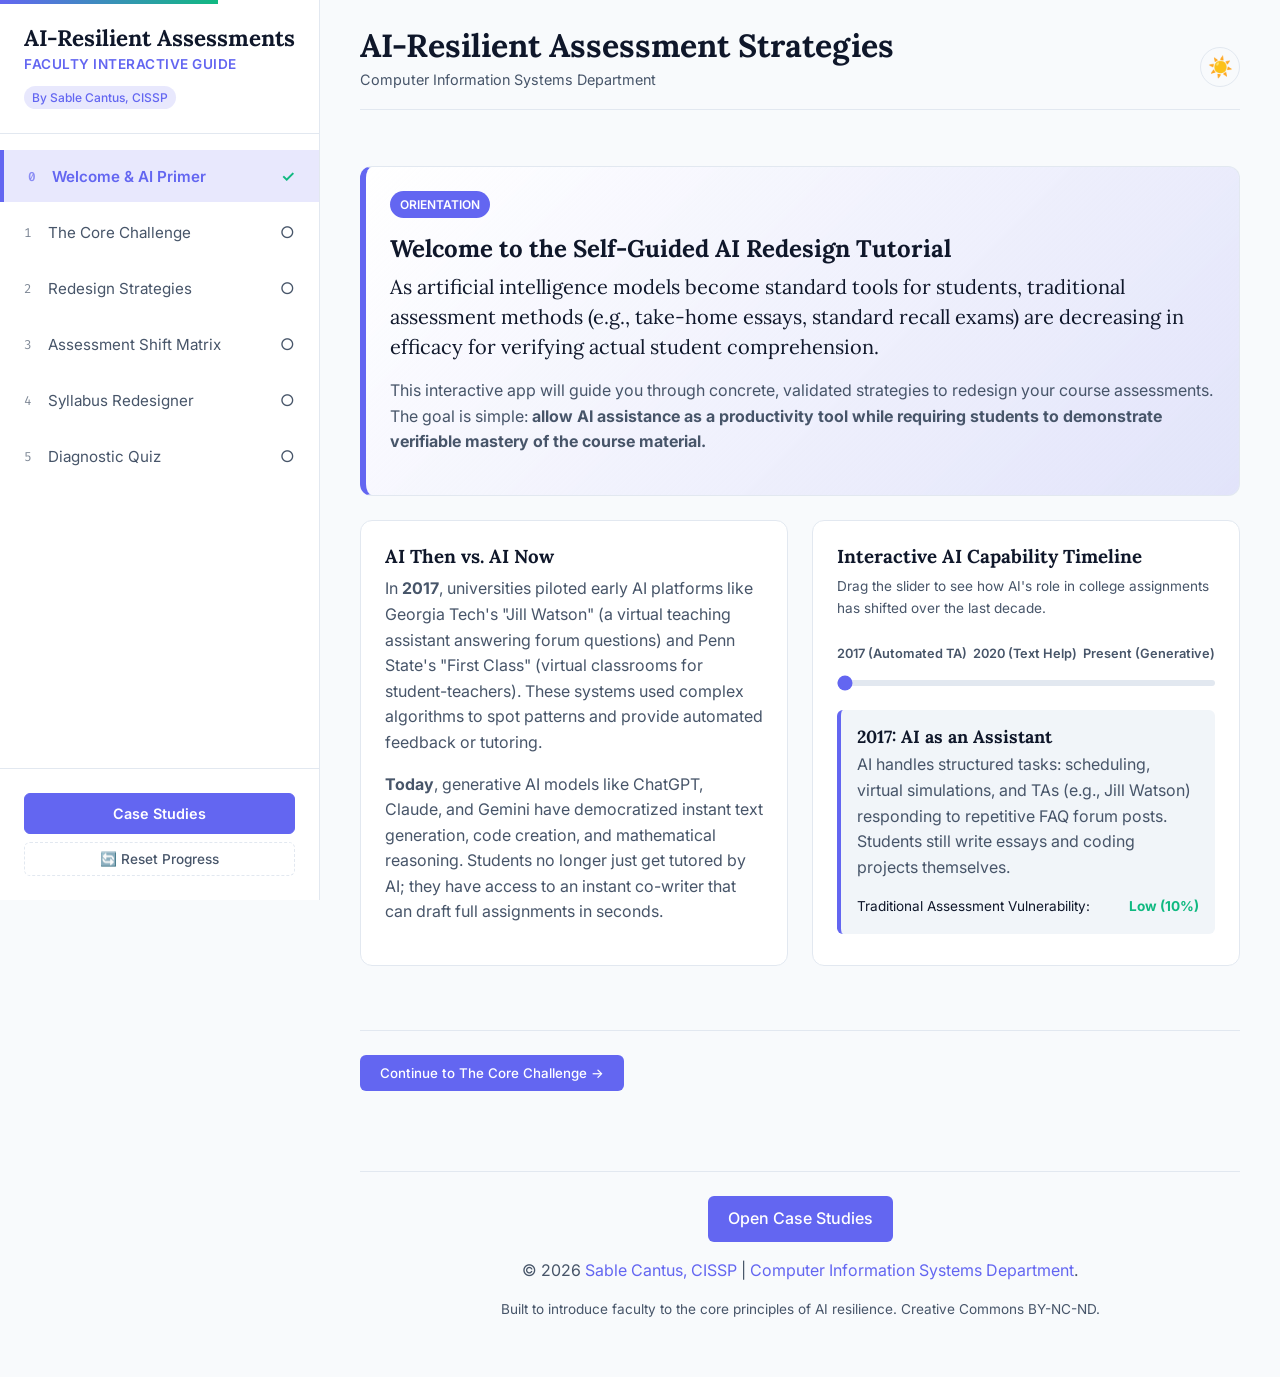
<file: index.html>
<!DOCTYPE html>
<html lang="en" data-theme="light">
<head>
    <meta charset="UTF-8">
    <meta name="viewport" content="width=device-width, initial-scale=1.0">
    <meta name="color-scheme" content="light dark">
    <title>AI-Resilient Assessments: A Faculty Guide</title>
    <meta name="description" content="An interactive, self-guided tutorial for university faculty to redesign course assessments for the AI era.">
    
    <!-- Google Fonts: Lora (Headings), Inter (Body), Fira Code (Monospace) -->
    <link rel="preconnect" href="https://fonts.googleapis.com">
    <link rel="preconnect" href="https://fonts.gstatic.com" crossorigin>
    <link href="https://fonts.googleapis.com/css2?family=Fira+Code:wght@400;500;600&family=Inter:wght@300;400;500;600;700&family=Lora:ital,wght@0,400..700;1,400..700&display=swap" rel="stylesheet">
    
    <!-- CSS Stylesheet -->
    <link rel="stylesheet" href="style.css?v=case-studies-3">
</head>
<body>
    <!-- Top Progress Scroll Bar -->
    <div id="progress-bar-container">
        <div id="progress-bar"></div>
    </div>

    <!-- App Container -->
    <div class="app-layout">
        <!-- Sidebar Navigation -->
        <aside class="sidebar" id="sidebar">
            <div class="sidebar-header">
                <h2>AI-Resilient Assessments</h2>
                <p class="subtitle">Faculty Interactive Guide</p>
                <div class="author-tag">By <a href="https://www.cantus.us/msac" target="_blank" rel="noopener noreferrer">Sable Cantus, CISSP</a></div>
            </div>
            
            <nav class="sidebar-nav">
                <ul>
                    <li>
                        <button class="nav-item active" data-target="welcome-section" id="nav-welcome">
                            <span class="num">0</span>
                            <span class="text">Welcome & AI Primer</span>
                            <span class="status-icon">✓</span>
                        </button>
                    </li>
                    <li>
                        <button class="nav-item" data-target="challenge-section" id="nav-challenge">
                            <span class="num">1</span>
                            <span class="text">The Core Challenge</span>
                            <span class="status-icon">○</span>
                        </button>
                    </li>
                    <li>
                        <button class="nav-item" data-target="strategy-section" id="nav-strategies">
                            <span class="num">2</span>
                            <span class="text">Redesign Strategies</span>
                            <span class="status-icon">○</span>
                        </button>
                    </li>
                    <li>
                        <button class="nav-item" data-target="matrix-section" id="nav-matrix">
                            <span class="num">3</span>
                            <span class="text">Assessment Shift Matrix</span>
                            <span class="status-icon">○</span>
                        </button>
                    </li>
                    <li>
                        <button class="nav-item" data-target="redesigner-section" id="nav-redesigner">
                            <span class="num">4</span>
                            <span class="text">Syllabus Redesigner</span>
                            <span class="status-icon">○</span>
                        </button>
                    </li>
                    <li>
                        <button class="nav-item" data-target="quiz-section" id="nav-quiz">
                            <span class="num">5</span>
                            <span class="text">Diagnostic Quiz</span>
                            <span class="status-icon">○</span>
                        </button>
                    </li>
                </ul>
            </nav>

            <div class="sidebar-footer">
                <a class="sidebar-case-link" href="case-studies.html">
                    Case Studies
                </a>
                <button id="reset-progress" class="reset-progress-btn" aria-label="Reset all progress checkmarks">
                    🔄 Reset Progress
                </button>
            </div>
        </aside>

        <!-- Main Content Area -->
        <main class="main-content" id="main-content">
            <!-- HEADER -->
            <header class="content-header">
                <button id="menu-toggle" class="menu-toggle-btn" aria-label="Toggle navigation menu">☰</button>
                <div class="header-title-wrapper">
                    <h1>AI-Resilient Assessment Strategies</h1>
                    <p class="header-subtitle">Computer Information Systems Department</p>
                </div>
                <button id="theme-toggle" class="theme-toggle-icon-btn" aria-label="Toggle dark mode">
                    <span class="light-icon">☀️</span>
                    <span class="dark-icon">🌙</span>
                </button>
            </header>

            <!-- WELCOME & AI PRIMER SECTION -->
            <section id="welcome-section" class="content-section active">
                <div class="card hero-card">
                    <span class="badge">Orientation</span>
                    <h2>Welcome to the Self-Guided AI Redesign Tutorial</h2>
                    <p class="lead">
                        As artificial intelligence models become standard tools for students, traditional assessment methods (e.g., take-home essays, standard recall exams) are decreasing in efficacy for verifying actual student comprehension. 
                    </p>
                    <p>
                        This interactive app will guide you through concrete, validated strategies to redesign your course assessments. The goal is simple: <strong>allow AI assistance as a productivity tool while requiring students to demonstrate verifiable mastery of the course material.</strong>
                    </p>
                </div>

                <div class="grid-2col">
                    <!-- Historical Context Card -->
                    <div class="card">
                        <h3>AI Then vs. AI Now</h3>
                        <p>
                            In <strong>2017</strong>, universities piloted early AI platforms like Georgia Tech's "Jill Watson" (a virtual teaching assistant answering forum questions) and Penn State's "First Class" (virtual classrooms for student-teachers). These systems used complex algorithms to spot patterns and provide automated feedback or tutoring.
                        </p>
                        <p>
                            <strong>Today</strong>, generative AI models like ChatGPT, Claude, and Gemini have democratized instant text generation, code creation, and mathematical reasoning. Students no longer just get tutored by AI; they have access to an instant co-writer that can draft full assignments in seconds.
                        </p>
                    </div>

                    <!-- AI Evolution Slider Card -->
                    <div class="card">
                        <h3>Interactive AI Capability Timeline</h3>
                        <p class="small-text">Drag the slider to see how AI's role in college assignments has shifted over the last decade.</p>
                        
                        <div class="slider-widget">
                            <div class="slider-labels">
                                <span>2017 (Automated TA)</span>
                                <span>2020 (Text Help)</span>
                                <span>Present (Generative)</span>
                            </div>
                            <input type="range" id="ai-timeline-slider" min="1" max="3" value="1" step="1" aria-label="AI capability timeline">
                            
                            <div id="timeline-display" class="timeline-box">
                                <h4 id="timeline-year">2017: AI as an Assistant</h4>
                                <p id="timeline-desc">AI handles structured tasks: scheduling, virtual simulations, and TAs (e.g., Jill Watson) responding to repetitive FAQ forum posts. Students still write essays and coding projects themselves.</p>
                                <div class="resilience-indicator">
                                    <span>Traditional Assessment Vulnerability:</span>
                                    <strong class="vuln-low" id="timeline-vuln">Low (10%)</strong>
                                </div>
                            </div>
                        </div>
                    </div>
                </div>
                
                <div class="section-actions">
                    <button class="btn btn-primary next-section-btn" data-next="challenge-section">Continue to The Core Challenge →</button>
                </div>
            </section>

            <!-- THE CORE CHALLENGE SECTION -->
            <section id="challenge-section" class="content-section">
                <div class="card border-highlight warning">
                    <h2>The Core Challenge</h2>
                    <p class="lead">
                        Why can't we just use AI detectors, or keep assignments the same? Let's unpack the reality of the situation.
                    </p>
                </div>

                <div class="grid-2col">
                    <div class="card">
                        <h3>The Flaw of AI Detection</h3>
                        <blockquote>
                            "Attempting to use AI-detection software is statistically unreliable and frequently results in false positives."
                        </blockquote>
                        <p>
                            AI detectors look for mathematical patterns in text. However, they are easily bypassed by paraphrasing tools, minor manual edits, or prompting techniques. Crucially, they introduce a high risk of false accusations, particularly for English Second Language (ESL) students whose writing styles are often flagged as "robotic".
                        </p>
                        <div class="alert alert-danger">
                            <strong>Important:</strong> AI detection software is not a viable defense strategy. Redesigning the assessment architecture is the only statistically reliable path forward.
                        </div>
                    </div>

                    <div class="card">
                        <h3>Assessment Vulnerability Analyzer</h3>
                        <p class="small-text">Select a traditional assignment type and modify its parameters to see how vulnerable it is to AI bypass, and what elements lower that vulnerability.</p>
                        
                        <div class="interactive-tool">
                            <label for="vuln-assignment-select"><strong>Assignment Type:</strong></label>
                            <select id="vuln-assignment-select">
                                <option value="essay">Take-Home Essay (e.g., 5 pages on historical event)</option>
                                <option value="exam">Multiple-Choice / Recall Exam (Online, open-web)</option>
                                <option value="lit">Literature Review (Summarizing 5 papers)</option>
                                <option value="code">Coding Project (Write a script in Python)</option>
                            </select>

                            <div class="checkbox-group">
                                <p><strong>Redesign Parameters (Add these elements):</strong></p>
                                <label class="checkbox-container">
                                    <input type="checkbox" id="param-logs"> Require Prompt Engineering Logs
                                </label>
                                <label class="checkbox-container">
                                    <input type="checkbox" id="param-oral"> Add a 5-min Oral Defense / Viva
                                </label>
                                <label class="checkbox-container">
                                    <input type="checkbox" id="param-local"> Require Local / Class-Specific Data
                                </label>
                            </div>

                            <div class="vuln-meter-wrapper">
                                <div class="meter-label">AI Vulnerability Score:</div>
                                <div class="meter-bg">
                                    <div id="vuln-meter-bar" style="width: 95%;"></div>
                                </div>
                                <div id="vuln-meter-text">95% (Highly Vulnerable)</div>
                            </div>
                            
                            <p id="vuln-analysis-feedback" class="small-text text-muted">A standard take-home essay can be written by ChatGPT in 30 seconds. Without a process log or oral defense, there is no way to verify the student's own cognitive input.</p>
                        </div>
                    </div>
                </div>

                <div class="section-actions">
                    <button class="btn btn-secondary prev-section-btn" data-prev="welcome-section">← Back</button>
                    <button class="btn btn-primary next-section-btn" data-next="strategy-section">Explore Redesign Strategies →</button>
                </div>
            </section>

            <!-- STRATEGY WALKTHROUGH SECTION -->
            <section id="strategy-section" class="content-section">
                <div class="card">
                    <h2>The Four Pillars of AI-Resilient Redesign</h2>
                    <p class="lead">
                        Instead of banning AI, we structure assignments so that AI can be used as a productivity aid, but the student's grade depends on elements AI cannot automate.
                    </p>
                </div>

                <!-- Strategy Tabs -->
                <div class="tab-container">
                    <div class="tab-headers">
                        <button class="tab-btn active" data-tab="strat1">1. Process-Based</button>
                        <button class="tab-btn" data-tab="strat2">2. Verbal Defense</button>
                        <button class="tab-btn" data-tab="strat3">3. Human-in-the-Loop</button>
                        <button class="tab-btn" data-tab="strat4">4. Hyper-Local</button>
                    </div>

                    <div class="tab-content active" id="strat1">
                        <div class="grid-2col">
                            <div>
                                <span class="badge badge-primary">Strategy 1</span>
                                <h3>Process-Based Assessment ("Paper Trail")</h3>
                                <p>Shifting the grading focus from the final product to the methodological workflow ensures students engage deeply with the material during the drafting phase.</p>
                                <ul>
                                    <li><strong>Prompt Engineering Logs:</strong> Require students to submit transcripts of their AI interactions. Grade prompt specificity and iterative refinement.</li>
                                    <li><strong>Draft Iterations:</strong> Mandate multiple drafts with annotations detailing how the student manually modified AI-generated text to improve accuracy, tone, or nuance.</li>
                                    <li><strong>Metacognitive Reflections:</strong> Require students to explain why they accepted or rejected specific AI outputs, demonstrating analytical audit capabilities.</li>
                                </ul>
                            </div>
                            <div class="interactive-box">
                                <h4>Interactive Prompt Log Sandbox</h4>
                                <p class="small-text">Click the refinement options below to see how a student turns a lazy, AI-cheatable prompt into a reflective, high-resilience prompt engineering log.</p>
                                
                                <div class="prompt-box">
                                    <div class="prompt-header">Student Prompt Log:</div>
                                    <div class="prompt-body" id="prompt-display">
                                        "Write a 1000-word essay about photosynthesis."
                                    </div>
                                    <div class="prompt-ai-response" id="prompt-ai-display">
                                        <strong>AI Response:</strong> [Generates a generic, standard essay that the student can copy and paste with zero effort. <strong>Resilience: Low</strong>]
                                    </div>
                                </div>
                                
                                <div class="prompt-controls">
                                    <button class="btn btn-outline" id="btn-refine-role">1. Add Specific Role</button>
                                    <button class="btn btn-outline" id="btn-refine-context">2. Add Textbook Constraints</button>
                                    <button class="btn btn-outline" id="btn-refine-critique">3. Add Self-Critique Step</button>
                                    <button class="btn btn-accent" id="btn-reset-prompt">Reset</button>
                                </div>
                            </div>
                        </div>
                    </div>

                    <div class="tab-content" id="strat2">
                        <div class="grid-2col">
                            <div>
                                <span class="badge badge-primary">Strategy 2</span>
                                <h3>Real-Time Verbal Defense ("Viva Voce")</h3>
                                <p>Live, synchronous components remain the highest-fidelity method for verifying individual knowledge. When students defend their arguments live, AI cannot help them.</p>
                                <ul>
                                    <li><strong>Micro-Oral Exams:</strong> Implement a 5-to-10-minute targeted Q&A where the student defends the logic, sources, and conclusions of their submitted paper.</li>
                                    <li><strong>In-Class Whiteboarding:</strong> Require students to map out core arguments or architectures live, answering spontaneous questions.</li>
                                    <li><strong>Asynchronous Video Explanations:</strong> For larger classes, require an unedited 3-minute video where the student explains a core mechanism of their assignment without notes.</li>
                                </ul>
                            </div>
                            <div class="interactive-box">
                                <h4>Time-Resource Calculator</h4>
                                <p class="small-text">Worried about oral grading time? Adjust the parameters to see how a <strong>Micro-Oral (Viva Voce)</strong> or <strong>Asynchronous Video</strong> scales compared to traditional grading.</p>
                                
                                <div class="calculator-form">
                                    <div class="calc-row">
                                        <label for="calc-class-size">Class Size:</label>
                                        <input type="range" id="calc-class-size" min="10" max="150" value="36" step="1">
                                        <span id="calc-class-size-val">36 students</span>
                                    </div>
                                    
                                    <div class="calc-row">
                                        <label for="calc-defense-type">Defense Method:</label>
                                        <select id="calc-defense-type">
                                            <option value="micro-oral">Micro-Oral Exam (8 min/student live + 2 min prep)</option>
                                            <option value="async-video">Asynchronous Video (3 min/student video + 2 min grade)</option>
                                            <option value="traditional">Traditional Grading Only (15 min/student essay reading)</option>
                                        </select>
                                    </div>
                                </div>

                                <div class="calc-results">
                                    <div class="calc-stat">
                                        <span class="label">Total Grading Time:</span>
                                        <strong id="calc-total-hours">5.0 hours</strong>
                                    </div>
                                    <div class="calc-stat">
                                        <span class="label">Feasibility Level:</span>
                                        <strong id="calc-feasibility" class="feasibility-high">Highly Feasible</strong>
                                    </div>
                                </div>
                                <p id="calc-notes" class="small-text text-muted">For a class of 36, a 5-minute async video defense takes only 3.0 hours total, providing absolute verification with a minimal grading footprint.</p>
                            </div>
                        </div>
                    </div>

                    <div class="tab-content" id="strat3">
                        <div class="grid-2col">
                            <div>
                                <span class="badge badge-primary">Strategy 3</span>
                                <h3>"Human-in-the-Loop" Critiques</h3>
                                <p>This framework treats the AI as a flawed subordinate, forcing the student into a supervisory, critical role where they are graded on their expert oversight.</p>
                                <ul>
                                    <li><strong>The AI Audit:</strong> Provide students with an AI-generated essay containing subtle hallucinations, methodological errors, or weak arguments. Grade students on their ability to identify and correct these errors.</li>
                                    <li><strong>Comparative Output Analysis:</strong> Have students generate two opposing AI responses to a complex prompt, then write an academic critique evaluating which response is more logically sound.</li>
                                </ul>
                            </div>
                            <div class="interactive-box">
                                <h4>Interactive Challenge: "The AI Audit"</h4>
                                <p class="small-text">Assume you are grading a student's audit. <strong>Find and click on the 3 errors</strong> in the AI-generated paragraph below. (Hint: look for fake citations, logical contradictions, and hallucinated historical facts).</p>
                                
                                <div class="audit-passage-box">
                                    <p id="audit-passage">
                                        In his 1915 paper on general relativity, Albert Einstein argued that gravity is not a force but a curvature of spacetime. To prove this, he cited the famous <span class="audit-word" data-error="hallucination">1912 solar eclipse measurements by Stephen Hawking</span>, which confirmed light bending. However, Einstein's theory completely <span class="audit-word" data-error="contradiction">contradicted his own equation E=mc²</span>, showing that energy and mass are unrelated. Despite this, scientists quickly adopted the model, as documented in <span class="audit-word" data-error="citation">Cantus & Sable (2024), "The Relativistic Fraud," published in the Journal of Astrological Alchemy</span>.
                                    </p>
                                </div>
                                
                                <div class="audit-scorecard">
                                    <span>Errors Found: <strong id="audit-score">0 / 3</strong></span>
                                    <button class="btn btn-outline btn-xs" id="btn-reset-audit">Reset Challenge</button>
                                </div>
                                <div id="audit-feedback" class="audit-feedback-box">
                                    Click on the words you believe are incorrect to analyze them.
                                </div>
                            </div>
                        </div>
                    </div>

                    <div class="tab-content" id="strat4">
                        <div class="grid-2col">
                            <div>
                                <span class="badge badge-primary">Strategy 4</span>
                                <h3>Hyper-Local & Contextual Integration</h3>
                                <p>Require information that is highly specific, recently generated, or isolated to the physical classroom environment. AI cannot synthesize what it has not experienced or what is not in its training data.</p>
                                <ul>
                                    <li><strong>Class-Specific Synthesis:</strong> Require assignments to explicitly integrate points made during a specific lecture, a debate between classmates, or insights from a recent guest speaker.</li>
                                    <li><strong>Primary Data Collection:</strong> Require the integration of primary data gathered by the student (e.g., a local interview, an on-campus survey, physical lab results) into the theoretical framework.</li>
                                </ul>
                            </div>
                            <div class="interactive-box">
                                <h4>Resilience Assessment Builder</h4>
                                <p class="small-text">Check the variables you will integrate into your assignment. Watch how each local context variable shields your assignment from generic AI solutions.</p>
                                
                                <div class="builder-inputs">
                                    <label class="checkbox-container">
                                        <input type="checkbox" class="resilience-check" data-val="15">
                                        <span>Reference details from guest speaker on <strong>Oct 12th</strong></span>
                                    </label>
                                    <label class="checkbox-container">
                                        <input type="checkbox" class="resilience-check" data-val="25">
                                        <span>Integrate data from <strong>student-conducted campus survey</strong></span>
                                    </label>
                                    <label class="checkbox-container">
                                        <input type="checkbox" class="resilience-check" data-val="20">
                                        <span>Synthesize debate arguments from <strong>last Tuesday's lecture</strong></span>
                                    </label>
                                    <label class="checkbox-container">
                                        <input type="checkbox" class="resilience-check" data-val="30">
                                        <span>Require student's own <strong>physical experiment or local interview</strong></span>
                                    </label>
                                </div>
                                
                                <div class="resilience-meter-container">
                                    <div class="meter-label">AI Resilience Rating:</div>
                                    <div class="resilience-value" id="resilience-rating-label">Low (Generic)</div>
                                    <div class="meter-bg">
                                        <div id="resilience-meter-bar" style="width: 10%;"></div>
                                    </div>
                                    <div class="resilience-feedback" id="resilience-feedback-text">
                                        Without contextual constraints, AI can write this entire assignment instantly.
                                    </div>
                                </div>
                            </div>
                        </div>
                    </div>
                </div>

                <div class="section-actions">
                    <button class="btn btn-secondary prev-section-btn" data-prev="challenge-section">← Back</button>
                    <button class="btn btn-primary next-section-btn" data-next="matrix-section">View Shift Matrix →</button>
                </div>
            </section>

            <!-- SHIFT MATRIX SECTION -->
            <section id="matrix-section" class="content-section">
                <div class="card">
                    <h2>Assessment Shift Matrix</h2>
                    <p class="lead">A summary of how traditional assessments can be structurally updated. Click on each comparison to toggle between a brief overview and a detailed implementation plan.</p>
                </div>

                <!-- Matrix Controls -->
                <div class="matrix-toggle-bar">
                    <button class="btn btn-primary toggle-btn active" id="btn-view-brief">Brief Comparison</button>
                    <button class="btn btn-outline toggle-btn" id="btn-view-detailed">Detailed Comparison</button>
                </div>

                <!-- Matrix Container -->
                <div class="matrix-container" id="matrix-container">
                    <!-- Row 1: Essay -->
                    <div class="matrix-row">
                        <div class="matrix-cell traditional-col">
                            <span class="label-category">Traditional</span>
                            <h4>Standard Take-Home Essay</h4>
                            <p class="brief-text">Write a 5-page analysis on a historical event or literature concept.</p>
                            <div class="detailed-text hidden">
                                <h5>Vulnerability Explanation</h5>
                                <p>AI models excel at generating structured, grammatically correct essays on general historical or literary topics based on their training data. Students can paste prompts and turn in the output with zero cognitive processing.</p>
                            </div>
                        </div>
                        <div class="matrix-arrow">➔</div>
                        <div class="matrix-cell resilient-col">
                            <span class="label-category">AI-Resilient Alternative</span>
                            <h4>Annotated Bibliography & Oral Defense</h4>
                            <p class="brief-text">Submit an annotated bibliography of sources plus a 5-minute live Q&A session.</p>
                            <div class="detailed-text hidden">
                                <h5>How to Implement</h5>
                                <ol>
                                    <li>Students submit an annotated list of 5 peer-reviewed sources.</li>
                                    <li>For the annotations, students must write a paragraph explaining how they verified the source's validity (AI cannot check physical library databases as reliably).</li>
                                    <li>In a 5-minute oral slot (or async video), students must answer: "Which of your sources had the weakest argument, and why did you include it anyway?"</li>
                                </ol>
                                <p class="small-text font-mono">Resilience Metric: 90% (Defense verifies reading)</p>
                            </div>
                        </div>
                        <div class="matrix-cell justification-col">
                            <span class="label-category">Pedagogical Justification</span>
                            <p>Verifies deep reading of source material and spontaneous articulation of concepts. AI cannot represent the student's voice in live verbal communication.</p>
                        </div>
                    </div>

                    <!-- Row 2: MC Exam -->
                    <div class="matrix-row">
                        <div class="matrix-cell traditional-col">
                            <span class="label-category">Traditional</span>
                            <h4>Multiple-Choice / Recall Exam</h4>
                            <p class="brief-text">A 50-question quiz testing terms, definitions, and simple math formulas.</p>
                            <div class="detailed-text hidden">
                                <h5>Vulnerability Explanation</h5>
                                <p>Online multiple-choice quizzes are easily bypassed. Students can copy/paste questions into split screens, use browser extensions, or ask AI. Even in-class closed-book exams test rote memorization rather than deep understanding.</p>
                            </div>
                        </div>
                        <div class="matrix-arrow">➔</div>
                        <div class="matrix-cell resilient-col">
                            <span class="label-category">AI-Resilient Alternative</span>
                            <h4>In-Class Open-Resource Case Study</h4>
                            <p class="brief-text">A live, timed case-study analysis where students are allowed to use AI as a tool.</p>
                            <div class="detailed-text hidden">
                                <h5>How to Implement</h5>
                                <ol>
                                    <li>Provide a highly complex, messy scenario (e.g., a business operations breakdown).</li>
                                    <li>Allow students access to the web, textbook, and AI tools.</li>
                                    <li>Ask questions requiring evaluation: "Explain how you used AI to generate a solution. Which part of the AI's proposal was impractical for this specific business, and how did you correct it?"</li>
                                </ol>
                                <p class="small-text font-mono">Resilience Metric: 85% (AI handles base task, student evaluates)</p>
                            </div>
                        </div>
                        <div class="matrix-cell justification-col">
                            <span class="label-category">Pedagogical Justification</span>
                            <p>Tests high-level application of theory under a time constraint, rather than rote memorization. Treats AI as a resource, grading the audit.</p>
                        </div>
                    </div>

                    <!-- Row 3: Lit Review -->
                    <div class="matrix-row">
                        <div class="matrix-cell traditional-col">
                            <span class="label-category">Traditional</span>
                            <h4>Literature Review</h4>
                            <p class="brief-text">Summarize the findings of existing scientific papers in a thematic review.</p>
                            <div class="detailed-text hidden">
                                <h5>Vulnerability Explanation</h5>
                                <p>AI models can ingest PDFs or look up common academic topics to synthesize arguments and format APA/MLA bibliographies in seconds, often hallucinating citations that look extremely realistic.</p>
                            </div>
                        </div>
                        <div class="matrix-arrow">➔</div>
                        <div class="matrix-cell resilient-col">
                            <span class="label-category">AI-Resilient Alternative</span>
                            <h4>"The AI Audit" (Correcting AI Output)</h4>
                            <p class="brief-text">Provide an AI-generated review with errors. Grade students on finding and correcting them.</p>
                            <div class="detailed-text hidden">
                                <h5>How to Implement</h5>
                                <ol>
                                    <li>Use ChatGPT to draft a literature review on your topic.</li>
                                    <li>Seed the draft with 3-4 subtle factual, citation, or logical errors.</li>
                                    <li>Task: "Find the errors, explain why they are incorrect using physical library texts, and write a correct analysis with proper academic proof."</li>
                                </ol>
                                <p class="small-text font-mono">Resilience Metric: 95% (Auditing requires expertise)</p>
                            </div>
                        </div>
                        <div class="matrix-cell justification-col">
                            <span class="label-category">Pedagogical Justification</span>
                            <p>Forces students into an evaluative, supervisory role requiring high-level critical thinking and rigorous fact-checking.</p>
                        </div>
                    </div>

                    <!-- Row 4: Coding -->
                    <div class="matrix-row">
                        <div class="matrix-cell traditional-col">
                            <span class="label-category">Traditional</span>
                            <h4>Coding Project / Lab Report</h4>
                            <p class="brief-text">Submit a Python script or write up a standardized laboratory analysis report.</p>
                            <div class="detailed-text hidden">
                                <h5>Vulnerability Explanation</h5>
                                <p>Copilot, Claude, and GPT-4 generate functional code instantly for standard programming problems. Standard lab reports follow predictable structures that AI can populate given sample inputs.</p>
                            </div>
                        </div>
                        <div class="matrix-arrow">➔</div>
                        <div class="matrix-cell resilient-col">
                            <span class="label-category">AI-Resilient Alternative</span>
                            <h4>Live Code Walkthrough / Peer Review</h4>
                            <p class="brief-text">Submit the code/report, but grade is based on a live explanation of code lines.</p>
                            <div class="detailed-text hidden">
                                <h5>How to Implement</h5>
                                <ol>
                                    <li>Allow full AI coding support.</li>
                                    <li>Grading: Student sits with the instructor or TA, who points to 3 lines of code: "What does this variable do here? If we change it to X, what happens?"</li>
                                    <li>If the student cannot explain what their code does, they receive a zero, regardless of if the code works.</li>
                                </ol>
                                <p class="small-text font-mono">Resilience Metric: 98% (Ensures code comprehension)</p>
                            </div>
                        </div>
                        <div class="matrix-cell justification-col">
                            <span class="label-category">Pedagogical Justification</span>
                            <p>Proves the student can read, debug, and explain the architecture of the submitted work, treating code as an asset to defend.</p>
                        </div>
                    </div>
                </div>

                <div class="section-actions">
                    <button class="btn btn-secondary prev-section-btn" data-prev="strategy-section">← Back</button>
                    <button class="btn btn-primary next-section-btn" data-next="redesigner-section">Syllabus Redesigner Sandbox →</button>
                </div>
            </section>

            <!-- SYLLABUS REDESIGNER SECTION -->
            <section id="redesigner-section" class="content-section">
                <div class="card">
                    <h2>Syllabus Redesigner Sandbox</h2>
                    <p class="lead">Select your current traditional assignment parameters to generate an AI-Resilient Redesign blueprint that you can download or copy-paste directly into your syllabus.</p>
                </div>

                <div class="grid-2col">
                    <div class="card">
                        <h3>1. Design Parameters</h3>
                        <form id="redesigner-form">
                            <div class="form-group">
                                <label for="redesign-name">Assignment Name:</label>
                                <input type="text" id="redesign-name" placeholder="e.g., Final Research Essay" value="History 101 Term Paper">
                            </div>

                            <div class="form-group">
                                <label for="redesign-type">Original Traditional Format:</label>
                                <select id="redesign-type">
                                    <option value="essay">Take-Home Essay / Research Paper</option>
                                    <option value="recall">Multiple Choice / Rote Memorization Quiz</option>
                                    <option value="lit">Literature Review / Paper Synthesis</option>
                                    <option value="code">Coding Project / Numerical Lab Report</option>
                                </select>
                            </div>

                            <div class="form-group">
                                <label for="redesign-strategy">Preferred Resilience Pillar:</label>
                                <select id="redesign-strategy">
                                    <option value="process">Strategy 1: Process-Based (Prompt logs, reflection)</option>
                                    <option value="verbal">Strategy 2: Verbal Defense (Micro-oral, async video)</option>
                                    <option value="audit">Strategy 3: AI Audit (Fact-check & correct AI)</option>
                                    <option value="local">Strategy 4: Local Context (Classroom debates, surveys)</option>
                                </select>
                            </div>

                            <div class="form-group">
                                <label for="redesign-size">Approximate Class Size:</label>
                                <select id="redesign-size">
                                    <option value="small">Small (&lt; 30 students)</option>
                                    <option value="medium" selected>Medium (30 - 80 students)</option>
                                    <option value="large">Large (&gt; 80 students)</option>
                                </select>
                            </div>

                            <button type="submit" class="btn btn-primary btn-block">Generate Redesign Plan</button>
                        </form>
                    </div>

                    <div class="card bg-contrast">
                        <h3>2. Your Redesign Blueprint</h3>
                        <p class="small-text">Copy the template below to paste into your syllabus or assignment guidelines.</p>
                        
                        <div class="blueprint-box">
                            <pre><code id="blueprint-code" class="language-markdown"># AI-Resilient Assignment Redesign
Please fill out the form on the left and click "Generate Redesign Plan" to render your blueprint here.</code></pre>
                        </div>
                        <div class="blueprint-actions">
                            <button class="btn btn-secondary btn-sm" id="btn-copy-blueprint">📋 Copy Blueprint</button>
                            <span id="copy-toast" class="toast hidden">Copied to clipboard!</span>
                        </div>
                    </div>
                </div>

                <div class="section-actions">
                    <button class="btn btn-secondary prev-section-btn" data-prev="matrix-section">← Back</button>
                    <button class="btn btn-primary next-section-btn" data-next="quiz-section">Take the Diagnostic Quiz →</button>
                </div>
            </section>

            <!-- DIAGNOSTIC QUIZ SECTION -->
            <section id="quiz-section" class="content-section">
                <div class="card">
                    <h2>Self-Diagnostic Quiz</h2>
                    <p class="lead">Test your understanding of AI-Resilient Assessment design. Complete this quiz to obtain your completion badge!</p>
                </div>

                <div class="card quiz-card" id="quiz-interactive-card">
                    <div class="quiz-progress">
                        <span>Question <strong id="quiz-q-num">1</strong> of 5</span>
                        <div class="quiz-progress-bar-bg">
                            <div id="quiz-progress-bar" style="width: 20%;"></div>
                        </div>
                    </div>

                    <div id="quiz-question-container">
                        <h3 id="quiz-question-text">Loading question...</h3>
                        <div class="quiz-options" id="quiz-options-container">
                            <!-- Options will be injected by JavaScript -->
                        </div>
                    </div>

                    <div class="quiz-footer">
                        <button class="btn btn-primary hidden" id="quiz-next-btn">Next Question ➔</button>
                        <div id="quiz-feedback-box" class="quiz-feedback hidden"></div>
                    </div>
                </div>

                <!-- Completion Screen (hidden by default) -->
                <div class="card success-card hidden" id="quiz-success-card">
                    <span class="emoji-badge">🎓</span>
                    <h2>Building AI Resilient Assessments</h2>
                    <p class="lead">You have successfully completed the AI Resilient Assessments micro-course.</p>
                    <div class="cert-input-wrapper">
                        <label for="cert-user-name"><strong>Enter Your Name for the Certificate:</strong></label>
                        <input type="text" id="cert-user-name" placeholder="Enter Your Name" value="">
                    </div>

                    <div class="completion-details">
                        <p><strong>Badge Issued To:</strong> <span id="quiz-badge-name">Enter Your Name</span></p>
                        <p><strong>Awarded:</strong> <span id="quiz-cert-date">-</span></p>
                    </div>
                    <div class="cert-actions">
                        <button class="btn btn-primary" id="btn-print-cert">🖨️ Print Certificate</button>
                        <button class="btn btn-accent" id="btn-restart-quiz">Retake Quiz</button>
                        <button class="btn btn-outline" id="btn-restart-tutorial">Restart Guide</button>
                    </div>
                </div>

                <!-- Fail Screen (hidden by default) -->
                <div class="card fail-card hidden" id="quiz-fail-card">
                    <span class="emoji-badge">❌</span>
                    <h2>Certification Not Complete</h2>
                    <p class="lead">To earn your certification badge, you must answer all 5 questions correctly.</p>
                    <div class="completion-details">
                        <p><strong>Your Score:</strong> <span id="quiz-fail-score">0/5</span></p>
                        <p><strong>Required Score:</strong> 5 / 5 (100%)</p>
                    </div>
                    <div class="cert-actions">
                        <button class="btn btn-accent" id="btn-restart-quiz-fail">Retake Quiz</button>
                        <button class="btn btn-outline" id="btn-restart-tutorial-fail">Restart Guide</button>
                    </div>
                </div>

                <div class="section-actions">
                    <button class="btn btn-secondary prev-section-btn" data-prev="redesigner-section">← Back</button>
                </div>
            </section>

            <!-- FOOTER -->
            <footer class="app-footer">
                <p class="footer-cta">
                    <a class="btn btn-primary" href="case-studies.html">Open Case Studies</a>
                </p>
                <p>© 2026 <a href="https://www.cantus.us/msac" target="_blank" rel="noopener noreferrer">Sable Cantus, CISSP</a> | <a href="https://www.mtsac.edu/cis" target="_blank" rel="noopener noreferrer">Computer Information Systems Department</a>.</p>
                <p class="small-text">Built to introduce faculty to the core principles of AI resilience. Creative Commons BY-NC-ND.</p>
            </footer>
        </main>
    </div>

    <!-- JS Logic -->
    <script src="app.js?v=case-studies-3"></script>
</body>
</html>
</file>
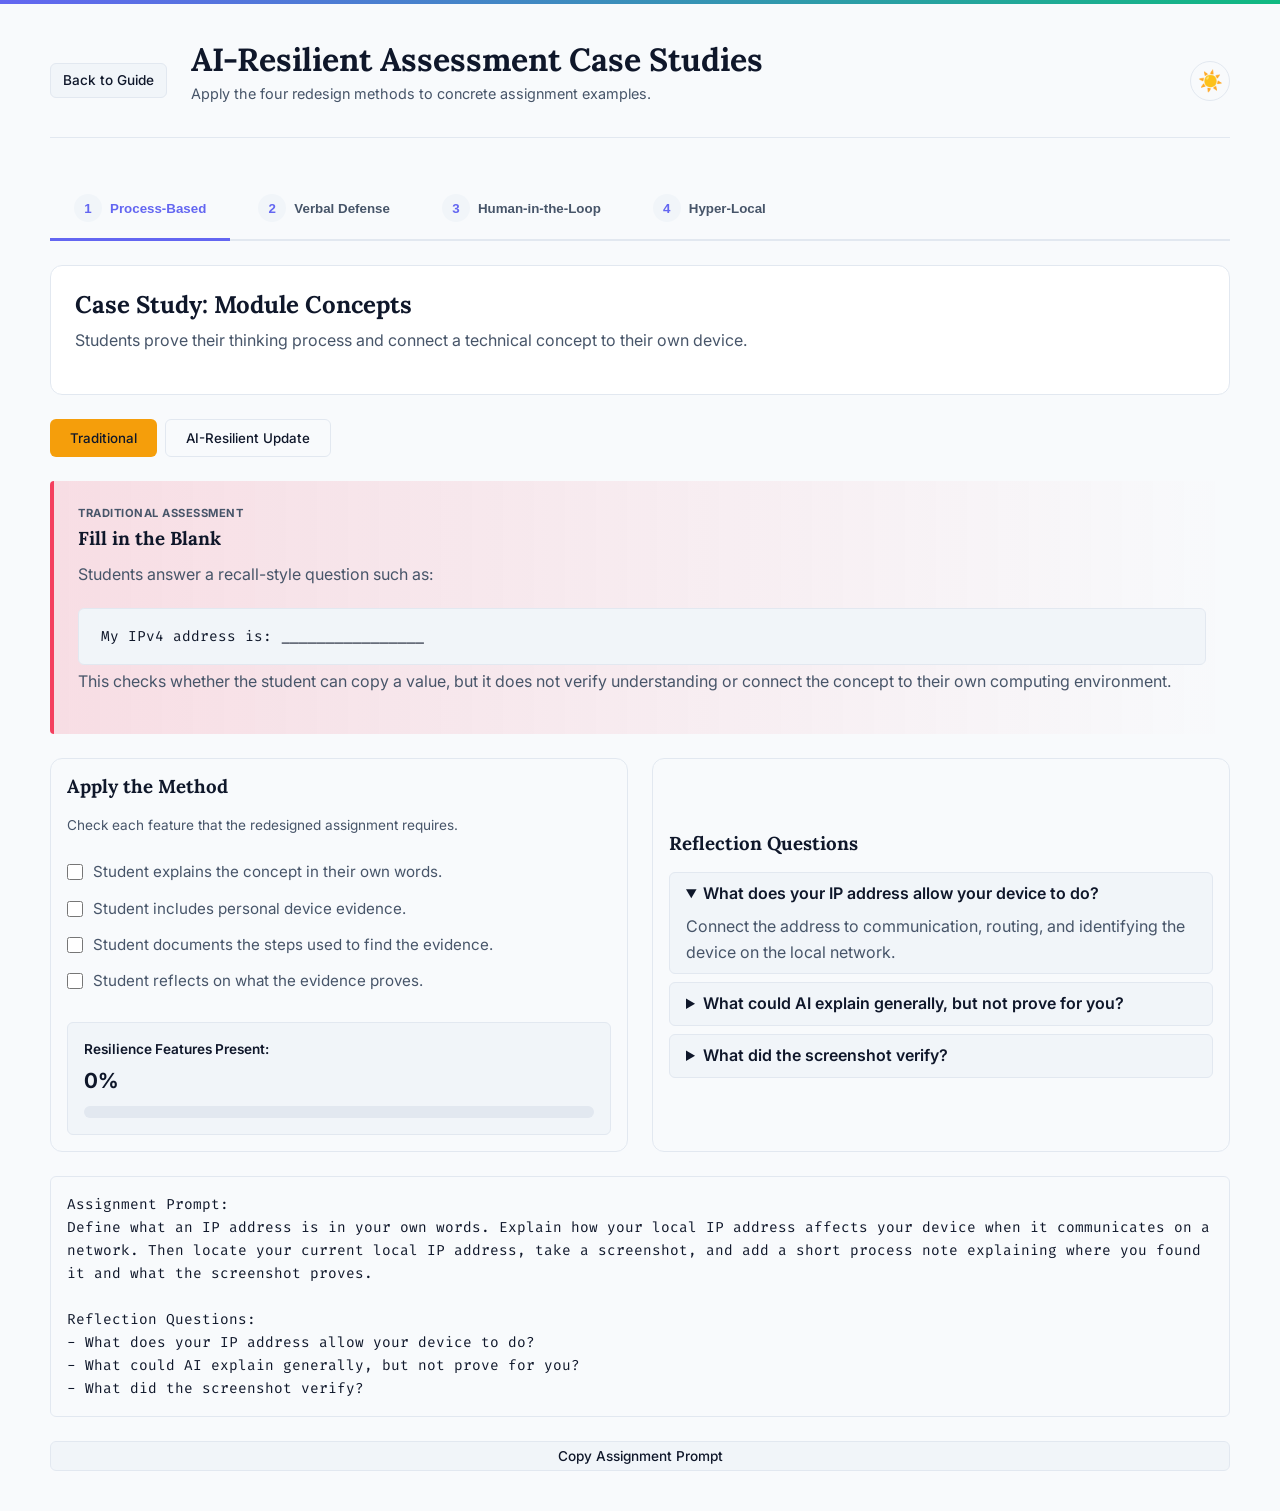
<file: case-studies.html>
<!DOCTYPE html>
<html lang="en" data-theme="light">
<head>
    <meta charset="UTF-8">
    <meta name="viewport" content="width=device-width, initial-scale=1.0">
    <meta name="color-scheme" content="light dark">
    <title>AI-Resilient Assessment Case Studies</title>
    <meta name="description" content="Interactive case studies for applying AI-resilient assessment design strategies.">

    <link rel="preconnect" href="https://fonts.googleapis.com">
    <link rel="preconnect" href="https://fonts.gstatic.com" crossorigin>
    <link href="https://fonts.googleapis.com/css2?family=Fira+Code:wght@400;500;600&family=Inter:wght@300;400;500;600;700&family=Lora:ital,wght@0,400..700;1,400..700&display=swap" rel="stylesheet">
    <link rel="stylesheet" href="style.css?v=case-studies-3">
</head>
<body class="case-page">
    <div id="progress-bar-container">
        <div id="progress-bar" style="width: 100%;"></div>
    </div>

    <main class="case-study-app">
        <header class="case-topbar">
            <a class="btn btn-secondary btn-sm" href="index.html">Back to Guide</a>
            <div class="case-topbar-title">
                <h1>AI-Resilient Assessment Case Studies</h1>
                <p class="header-subtitle">Apply the four redesign methods to concrete assignment examples.</p>
            </div>
            <button id="theme-toggle" class="theme-toggle-icon-btn" aria-label="Toggle dark mode">
                <span class="light-icon">☀️</span>
                <span class="dark-icon">🌙</span>
            </button>
        </header>

        <section class="case-shell">
            <nav class="case-picker" aria-label="Case study navigation">
                <button class="case-nav-btn active" data-case="case-1">
                    <span class="num">1</span>
                    <span>
                        <strong>Process-Based</strong>
                    </span>
                </button>
                <button class="case-nav-btn" data-case="case-2">
                    <span class="num">2</span>
                    <span>
                        <strong>Verbal Defense</strong>
                    </span>
                </button>
                <button class="case-nav-btn" data-case="case-3">
                    <span class="num">3</span>
                    <span>
                        <strong>Human-in-the-Loop</strong>
                    </span>
                </button>
                <button class="case-nav-btn" data-case="case-4">
                    <span class="num">4</span>
                    <span>
                        <strong>Hyper-Local</strong>
                    </span>
                </button>
            </nav>

            <div class="case-stage">
                <article class="case-study-panel active" id="case-1" data-copy-target="copy-case-1">
                    <div class="case-heading">
                        <h2>Case Study: Module Concepts</h2>
                        <p>Students prove their thinking process and connect a technical concept to their own device.</p>
                    </div>

                    <div class="case-toggle-bar" role="group" aria-label="View traditional or resilient version">
                        <button class="btn btn-accent case-view-btn active" data-view="old">Traditional</button>
                        <button class="btn btn-outline case-view-btn" data-view="new">AI-Resilient Update</button>
                    </div>

                    <div class="case-version old active">
                        <div class="matrix-cell traditional-col">
                            <span class="label-category">Traditional Assessment</span>
                            <h3>Fill in the Blank</h3>
                            <p>Students answer a recall-style question such as:</p>
                            <pre><code>My IPv4 address is: ________________</code></pre>
                            <p>This checks whether the student can copy a value, but it does not verify understanding or connect the concept to their own computing environment.</p>
                        </div>
                    </div>

                    <div class="case-version new">
                        <div class="matrix-cell resilient-col">
                            <span class="label-category">Resilient Update</span>
                            <h3>Define, Locate, Document, Reflect</h3>
                            <p>Students define an IP address in their own words, explain how it affects their device on a network, and include a screenshot showing their local IP address.</p>
                            <ul>
                                <li>Define <strong>IP address</strong> in your own words.</li>
                                <li>Explain how the address helps the device communicate on a local network.</li>
                                <li>Show a screenshot of the student's current local IP address with any sensitive details hidden.</li>
                                <li>Submit a short process note describing where they found the address and what they checked before submitting.</li>
                            </ul>
                        </div>
                    </div>

                    <div class="case-activity-grid">
                        <div class="interactive-box">
                            <h3>Apply the Method</h3>
                            <p class="small-text">Check each feature that the redesigned assignment requires.</p>
                            <label class="checkbox-container"><input type="checkbox" class="case-check" data-points="25"> Student explains the concept in their own words.</label>
                            <label class="checkbox-container"><input type="checkbox" class="case-check" data-points="25"> Student includes personal device evidence.</label>
                            <label class="checkbox-container"><input type="checkbox" class="case-check" data-points="25"> Student documents the steps used to find the evidence.</label>
                            <label class="checkbox-container"><input type="checkbox" class="case-check" data-points="25"> Student reflects on what the evidence proves.</label>
                            <div class="resilience-meter-container">
                                <div class="meter-label">Resilience Features Present:</div>
                                <div class="resilience-value case-rating">0%</div>
                                <div class="meter-bg"><div class="case-meter-bar"></div></div>
                            </div>
                        </div>

                        <div class="interactive-box">
                            <h3>Reflection Questions</h3>
                            <details open>
                                <summary>What does your IP address allow your device to do?</summary>
                                <p>Connect the address to communication, routing, and identifying the device on the local network.</p>
                            </details>
                            <details>
                                <summary>What could AI explain generally, but not prove for you?</summary>
                                <p>AI can define IP addressing, but it cannot prove what address appeared on the student's own device at the time of the assignment.</p>
                            </details>
                            <details>
                                <summary>What did the screenshot verify?</summary>
                                <p>It verifies that the student performed the local lookup and can connect the course concept to their own network environment.</p>
                            </details>
                        </div>
                    </div>

                    <div class="blueprint-box case-copy-box">
                        <pre><code id="copy-case-1">Assignment Prompt:
Define what an IP address is in your own words. Explain how your local IP address affects your device when it communicates on a network. Then locate your current local IP address, take a screenshot, and add a short process note explaining where you found it and what the screenshot proves.

Reflection Questions:
- What does your IP address allow your device to do?
- What could AI explain generally, but not prove for you?
- What did the screenshot verify?</code></pre>
                    </div>
                    <button class="btn btn-secondary btn-sm copy-case-btn">Copy Assignment Prompt</button>
                    <span class="toast hidden">Copied to clipboard.</span>
                </article>

                <article class="case-study-panel" id="case-2" data-copy-target="copy-case-2">
                    <div class="case-heading">
                        <h2>Case Study: Python Mini Project</h2>
                        <p>Students may use AI coding help, but they must prove they understand the program they submit.</p>
                    </div>

                    <div class="case-toggle-bar" role="group" aria-label="View traditional or resilient version">
                        <button class="btn btn-accent case-view-btn active" data-view="old">Traditional</button>
                        <button class="btn btn-outline case-view-btn" data-view="new">AI-Resilient Update</button>
                    </div>

                    <div class="case-version old active">
                        <div class="matrix-cell traditional-col">
                            <span class="label-category">Traditional Assessment</span>
                            <h3>Submit a Working Script</h3>
                            <p>Students submit a Python file that converts a temperature, calculates a total, or prints formatted output.</p>
                            <pre><code>Write a Python script that converts Fahrenheit to Celsius.</code></pre>
                            <p>Modern AI tools can generate a correct small script instantly. A working file alone does not show whether the student can read, modify, or explain the code.</p>
                        </div>
                    </div>

                    <div class="case-version new">
                        <div class="matrix-cell resilient-col">
                            <span class="label-category">Resilient Update</span>
                            <h3>Code Submission + 3-Minute Explanation</h3>
                            <p>Students submit a small Python program and an unedited 3-minute video explaining how it works.</p>
                            <ul>
                                <li>Build a script that asks for a network speed in Mbps and estimates download time for a file size.</li>
                                <li>Include a screenshot showing the program running with two different inputs.</li>
                                <li>In a 3-minute video, explain one variable, one calculation, and one change they would make if the file size were entered in gigabytes instead of megabytes.</li>
                                <li>AI assistance is allowed, but students must be able to defend the code.</li>
                            </ul>
                        </div>
                    </div>

                    <div class="case-activity-grid">
                        <div class="interactive-box">
                            <h3>Apply the Method</h3>
                            <p class="small-text">Check each feature that makes the programming project defensible.</p>
                            <label class="checkbox-container"><input type="checkbox" class="case-check" data-points="20"> Student submits runnable code.</label>
                            <label class="checkbox-container"><input type="checkbox" class="case-check" data-points="20"> Student shows their own test output.</label>
                            <label class="checkbox-container"><input type="checkbox" class="case-check" data-points="30"> Student explains specific variables and logic verbally.</label>
                            <label class="checkbox-container"><input type="checkbox" class="case-check" data-points="30"> Student answers a small modification question.</label>
                            <div class="resilience-meter-container">
                                <div class="meter-label">Resilience Features Present:</div>
                                <div class="resilience-value case-rating">0%</div>
                                <div class="meter-bg"><div class="case-meter-bar"></div></div>
                            </div>
                        </div>

                        <div class="interactive-box">
                            <h3>Reflection Questions</h3>
                            <details open>
                                <summary>Which line of code is most important to the calculation?</summary>
                                <p>Students should identify the formula line and explain how input values affect the result.</p>
                            </details>
                            <details>
                                <summary>What would change if the user entered gigabytes?</summary>
                                <p>The student should describe the unit conversion and where it belongs in the program.</p>
                            </details>
                            <details>
                                <summary>What can the video reveal that the code file cannot?</summary>
                                <p>It reveals whether the student can explain, troubleshoot, and modify the submitted work.</p>
                            </details>
                        </div>
                    </div>

                    <div class="blueprint-box case-copy-box">
                        <pre><code id="copy-case-2">Assignment Prompt:
Create a Python script that asks the user for a file size in megabytes and a network speed in Mbps, then estimates the download time. Submit your .py file, a screenshot showing two successful test runs, and an unedited 3-minute video explaining one variable, one calculation, and how you would modify the script if file size were entered in gigabytes.

Reflection Questions:
- Which line of code is most important to the calculation?
- What would change if the user entered gigabytes?
- What can the video reveal that the code file cannot?</code></pre>
                    </div>
                    <button class="btn btn-secondary btn-sm copy-case-btn">Copy Assignment Prompt</button>
                    <span class="toast hidden">Copied to clipboard.</span>
                </article>

                <article class="case-study-panel" id="case-3" data-copy-target="copy-case-3">
                    <div class="case-heading">
                        <h2>Case Study: Network Explanation Audit</h2>
                        <p>Students act as reviewers who must catch and correct flawed AI-generated technical explanations.</p>
                    </div>

                    <div class="case-toggle-bar" role="group" aria-label="View traditional or resilient version">
                        <button class="btn btn-accent case-view-btn active" data-view="old">Traditional</button>
                        <button class="btn btn-outline case-view-btn" data-view="new">AI-Resilient Update</button>
                    </div>

                    <div class="case-version old active">
                        <div class="matrix-cell traditional-col">
                            <span class="label-category">Traditional Assessment</span>
                            <h3>Definitions Paragraph</h3>
                            <p>Students write a paragraph defining public IP address, private IP address, subnet mask, default gateway, and DNS server.</p>
                            <p>This is easy for AI to generate and hard to authenticate because the final paragraph may look polished without student understanding.</p>
                        </div>
                    </div>

                    <div class="case-version new">
                        <div class="matrix-cell resilient-col">
                            <span class="label-category">Resilient Update</span>
                            <h3>Audit a Flawed AI Explanation</h3>
                            <p>Students receive a short AI-generated explanation containing planted errors. They must identify, correct, and justify each correction using course materials.</p>
                            <div class="audit-passage-box">
                                <p>
                                    "A <button class="audit-chip" data-answer="error">192.168.x.x address is a public internet address</button> assigned by your ISP. A subnet mask <button class="audit-chip" data-answer="error">encrypts local traffic</button>, while the default gateway <button class="audit-chip" data-answer="error">translates website names into IP addresses</button>."
                                </p>
                            </div>
                            <p class="small-text">Click the suspicious claims above to model the student audit process.</p>
                            <div class="audit-feedback-box case-audit-feedback">Find the three technical errors.</div>
                        </div>
                    </div>

                    <div class="case-activity-grid">
                        <div class="interactive-box">
                            <h3>Apply the Method</h3>
                            <p class="small-text">Check each feature required by a strong AI-audit assignment.</p>
                            <label class="checkbox-container"><input type="checkbox" class="case-check" data-points="25"> AI output contains seeded, realistic errors.</label>
                            <label class="checkbox-container"><input type="checkbox" class="case-check" data-points="25"> Student marks exact claims, not just whole paragraphs.</label>
                            <label class="checkbox-container"><input type="checkbox" class="case-check" data-points="25"> Student verifies corrections using course sources.</label>
                            <label class="checkbox-container"><input type="checkbox" class="case-check" data-points="25"> Student rewrites the explanation accurately.</label>
                            <div class="resilience-meter-container">
                                <div class="meter-label">Resilience Features Present:</div>
                                <div class="resilience-value case-rating">0%</div>
                                <div class="meter-bg"><div class="case-meter-bar"></div></div>
                            </div>
                        </div>

                        <div class="interactive-box">
                            <h3>Reflection Questions</h3>
                            <details open>
                                <summary>Which error looked most believable?</summary>
                                <p>Students should explain why a wrong claim sounded plausible and how they verified it.</p>
                            </details>
                            <details>
                                <summary>What source confirmed your correction?</summary>
                                <p>Students should cite course notes, textbook pages, or lab instructions instead of relying on another AI answer.</p>
                            </details>
                            <details>
                                <summary>How does auditing differ from writing from scratch?</summary>
                                <p>Auditing makes the student responsible for judgment, verification, and correction.</p>
                            </details>
                        </div>
                    </div>

                    <div class="blueprint-box case-copy-box">
                        <pre><code id="copy-case-3">Assignment Prompt:
Review the provided AI-generated explanation of IP addressing, subnet masks, default gateways, and DNS. Mark at least three incorrect or misleading claims, explain why each claim is wrong using course materials, and rewrite the passage correctly in your own words.

Reflection Questions:
- Which error looked most believable?
- What source confirmed your correction?
- How does auditing differ from writing from scratch?</code></pre>
                    </div>
                    <button class="btn btn-secondary btn-sm copy-case-btn">Copy Assignment Prompt</button>
                    <span class="toast hidden">Copied to clipboard.</span>
                </article>

                <article class="case-study-panel" id="case-4" data-copy-target="copy-case-4">
                    <div class="case-heading">
                        <h2>Case Study: Wi-Fi Troubleshooting</h2>
                        <p>Students document a real connection context that AI cannot know without their local evidence.</p>
                    </div>

                    <div class="case-toggle-bar" role="group" aria-label="View traditional or resilient version">
                        <button class="btn btn-accent case-view-btn active" data-view="old">Traditional</button>
                        <button class="btn btn-outline case-view-btn" data-view="new">AI-Resilient Update</button>
                    </div>

                    <div class="case-version old active">
                        <div class="matrix-cell traditional-col">
                            <span class="label-category">Traditional Assessment</span>
                            <h3>Common Wi-Fi Problems Worksheet</h3>
                            <p>Students list possible reasons Wi-Fi might not work: weak signal, wrong password, router problem, no internet service, or DNS issue.</p>
                            <p>The answers are useful, but generic. AI can produce a complete troubleshooting list without any student touching a device.</p>
                        </div>
                    </div>

                    <div class="case-version new">
                        <div class="matrix-cell resilient-col">
                            <span class="label-category">Resilient Update</span>
                            <h3>Local Wi-Fi Evidence Walkthrough</h3>
                            <p>Students document a real or simulated troubleshooting process on a device they use.</p>
                            <ul>
                                <li>Show the Wi-Fi connection status with private information hidden when needed.</li>
                                <li>Show the local IP address assigned while connected to Wi-Fi.</li>
                                <li>Run one connectivity test: default gateway ping, browser test, or OS network diagnostic.</li>
                                <li>Explain what they would check next if Wi-Fi showed connected but webpages did not load.</li>
                            </ul>
                        </div>
                    </div>

                    <div class="case-activity-grid">
                        <div class="interactive-box">
                            <h3>Apply the Method</h3>
                            <p class="small-text">Check each local constraint that makes the assignment hard to fake with generic AI text.</p>
                            <label class="checkbox-container"><input type="checkbox" class="case-check" data-points="25"> Student uses their own Wi-Fi or lab environment.</label>
                            <label class="checkbox-container"><input type="checkbox" class="case-check" data-points="25"> Student includes current connection evidence.</label>
                            <label class="checkbox-container"><input type="checkbox" class="case-check" data-points="25"> Student performs a real troubleshooting test.</label>
                            <label class="checkbox-container"><input type="checkbox" class="case-check" data-points="25"> Student connects evidence to class troubleshooting steps.</label>
                            <div class="resilience-meter-container">
                                <div class="meter-label">Resilience Features Present:</div>
                                <div class="resilience-value case-rating">0%</div>
                                <div class="meter-bg"><div class="case-meter-bar"></div></div>
                            </div>
                        </div>

                        <div class="interactive-box">
                            <h3>Reflection Questions</h3>
                            <details open>
                                <summary>What proved that the device was connected to Wi-Fi?</summary>
                                <p>Students should point to connection status, SSID context, IP assignment, or operating system network details.</p>
                            </details>
                            <details>
                                <summary>What proved whether internet access was working?</summary>
                                <p>Students should connect the evidence to a browser test, ping result, diagnostic result, or gateway behavior.</p>
                            </details>
                            <details>
                                <summary>What could AI describe, but not verify?</summary>
                                <p>AI can describe Wi-Fi troubleshooting, but it cannot verify the student's exact device, network state, and test results.</p>
                            </details>
                        </div>
                    </div>

                    <div class="blueprint-box case-copy-box">
                        <pre><code id="copy-case-4">Assignment Prompt:
Document a Wi-Fi troubleshooting check on a device you use. Include evidence of the Wi-Fi connection, your local IP address, and one connectivity test. Then explain what each piece of evidence shows and what you would check next if Wi-Fi appeared connected but webpages did not load.

Reflection Questions:
- What proved that the device was connected to Wi-Fi?
- What proved whether internet access was working?
- What could AI describe, but not verify?</code></pre>
                    </div>
                    <button class="btn btn-secondary btn-sm copy-case-btn">Copy Assignment Prompt</button>
                    <span class="toast hidden">Copied to clipboard.</span>
                </article>
            </div>
        </section>
    </main>

    <script src="case-studies.js?v=case-studies-3"></script>
</body>
</html>
</file>
<file: style.css>
/* ==========================================================================
   DESIGN SYSTEM & VARIABLES
   ========================================================================== */
:root {
  /* Theme-dependent tokens using light-dark() */
  color-scheme: light dark;

  /* Fonts */
  --font-header: 'Lora', Georgia, serif;
  --font-body: 'Inter', -apple-system, BlinkMacSystemFont, 'Segoe UI', Roboto, sans-serif;
  --font-code: 'Fira Code', 'Courier New', Courier, monospace;

  /* Light Theme Specifics */
  --bg-primary-light: #f8fafc;
  --bg-secondary-light: #ffffff;
  --text-primary-light: #0f172a;
  --text-secondary-light: #475569;
  --border-light: #e2e8f0;
  --shadow-light: 0 4px 6px -1px rgba(15, 23, 42, 0.05), 0 2px 4px -2px rgba(15, 23, 42, 0.05), 0 0 0 1px rgba(15, 23, 42, 0.02);
  --card-bg-light: #ffffff;
  --input-bg-light: #f1f5f9;

  /* Dark Theme Specifics */
  --bg-primary-dark: #090d16;
  --bg-secondary-dark: #111827;
  --text-primary-dark: #f3f4f6;
  --text-secondary-dark: #9ca3af;
  --border-dark: #1f2937;
  --shadow-dark: 0 10px 15px -3px rgba(0, 0, 0, 0.3), 0 4px 6px -4px rgba(0, 0, 0, 0.3), 0 0 0 1px rgba(255, 255, 255, 0.03);
  --card-bg-dark: #1f2937;
  --input-bg-dark: #374151;

  /* Core Color Brand Tokens */
  --brand-color: #6366f1; /* Indigo */
  --brand-hover: #4f46e5;
  --brand-muted: rgba(99, 102, 241, 0.15);
  --accent-color: #f59e0b; /* Amber */
  --accent-muted: rgba(245, 158, 11, 0.15);
  --success-color: #10b981; /* Emerald */
  --success-muted: rgba(16, 185, 129, 0.15);
  --danger-color: #f43f5e; /* Rose */
  --danger-muted: rgba(244, 63, 94, 0.15);
  
  /* Dynamic Variables */
  --bg-primary: light-dark(var(--bg-primary-light), var(--bg-primary-dark));
  --bg-secondary: light-dark(var(--bg-secondary-light), var(--bg-secondary-dark));
  --text-primary: light-dark(var(--text-primary-light), var(--text-primary-dark));
  --text-secondary: light-dark(var(--text-secondary-light), var(--text-secondary-dark));
  --border-color: light-dark(var(--border-light), var(--border-dark));
  --shadow: light-dark(var(--shadow-light), var(--shadow-dark));
  --card-bg: light-dark(var(--card-bg-light), var(--card-bg-dark));
  --input-bg: light-dark(var(--input-bg-light), var(--input-bg-dark));
  --sidebar-bg: light-dark(#ffffff, #0d1117);

  /* Spacing */
  --spacing-xs: 0.25rem;
  --spacing-sm: 0.5rem;
  --spacing-md: 1rem;
  --spacing-lg: 1.5rem;
  --spacing-xl: 2.5rem;
  
  /* Misc */
  --radius-sm: 6px;
  --radius-md: 12px;
  --radius-lg: 20px;
  --transition-fast: 0.15s ease;
  --transition-normal: 0.3s cubic-bezier(0.4, 0, 0.2, 1);
  --header-height: 70px;
}

/* Force light or dark mode based on html attribute */
:root[data-theme="light"] {
  color-scheme: light;
}
:root[data-theme="dark"] {
  color-scheme: dark;
}

/* ==========================================================================
   BASE STYLES
   ========================================================================== */
* {
  box-sizing: border-box;
  margin: 0;
  padding: 0;
}

body {
  font-family: var(--font-body);
  background-color: var(--bg-primary);
  color: var(--text-primary);
  line-height: 1.6;
  font-size: 16px;
  -webkit-font-smoothing: antialiased;
  -moz-osx-font-smoothing: grayscale;
  transition: background-color var(--transition-normal), color var(--transition-normal);
}

h1, h2, h3, h4, h5, h6 {
  font-family: var(--font-header);
  color: var(--text-primary);
  font-weight: 700;
  margin-bottom: var(--spacing-sm);
  line-height: 1.25;
}

p {
  margin-bottom: var(--spacing-md);
  color: var(--text-secondary);
}

a {
  color: var(--brand-color);
  text-decoration: none;
  transition: color var(--transition-fast);
}
a:hover {
  color: var(--brand-hover);
  text-decoration: underline;
}

blockquote {
  font-family: var(--font-header);
  font-style: italic;
  font-size: 1.15rem;
  border-left: 4px solid var(--brand-color);
  padding: var(--spacing-sm) 0 var(--spacing-sm) var(--spacing-md);
  margin: var(--spacing-md) 0;
  color: var(--text-primary);
}

code, pre {
  font-family: var(--font-code);
  font-size: 0.9rem;
  background-color: var(--input-bg);
  border-radius: var(--radius-sm);
}

code {
  padding: 2px 6px;
}

pre {
  padding: var(--spacing-md);
  overflow-x: auto;
  border: 1px solid var(--border-color);
}

/* ==========================================================================
   LAYOUT STRUCTURE
   ========================================================================== */
#progress-bar-container {
  position: fixed;
  top: 0;
  left: 0;
  width: 100%;
  height: 4px;
  background: transparent;
  z-index: 1000;
}

#progress-bar {
  width: 0%;
  height: 100%;
  background: linear-gradient(90deg, var(--brand-color), var(--success-color));
  transition: width 0.1s ease-out;
}

.app-layout {
  display: flex;
  min-height: 100vh;
}

/* Sidebar styling */
.sidebar {
  width: 320px;
  background-color: var(--sidebar-bg);
  border-right: 1px solid var(--border-color);
  display: flex;
  flex-direction: column;
  position: fixed;
  top: 0;
  bottom: 0;
  left: 0;
  z-index: 90;
  transition: transform var(--transition-normal), background-color var(--transition-normal), border-color var(--transition-normal);
}

.sidebar-header {
  padding: var(--spacing-lg);
  border-bottom: 1px solid var(--border-color);
}

.sidebar-header h2 {
  font-size: 1.4rem;
  color: var(--text-primary);
  margin-bottom: 2px;
}

.sidebar-header .subtitle {
  font-size: 0.85rem;
  color: var(--brand-color);
  font-weight: 600;
  text-transform: uppercase;
  letter-spacing: 0.5px;
  margin-bottom: var(--spacing-sm);
}

.sidebar-header .author-tag {
  font-size: 0.75rem;
  background-color: var(--brand-muted);
  color: var(--brand-color);
  display: inline-block;
  padding: 2px 8px;
  border-radius: 20px;
  font-weight: 500;
}

.sidebar-header .author-tag a {
  color: inherit;
  text-decoration: none;
}
.sidebar-header .author-tag a:hover {
  text-decoration: underline;
}

.sidebar-nav {
  flex: 1;
  padding: var(--spacing-md) 0;
  overflow-y: auto;
}

.sidebar-nav ul {
  list-style: none;
}

.sidebar-nav li {
  margin-bottom: 4px;
}

.nav-item {
  width: 100%;
  background: transparent;
  border: none;
  display: flex;
  align-items: center;
  padding: var(--spacing-md) var(--spacing-lg);
  color: var(--text-secondary);
  font-family: var(--font-body);
  text-align: left;
  cursor: pointer;
  transition: background-color var(--transition-fast), color var(--transition-fast);
}

.nav-item:hover {
  background-color: var(--input-bg);
  color: var(--text-primary);
}

.nav-item.active {
  background-color: var(--brand-muted);
  color: var(--brand-color);
  font-weight: 600;
  border-left: 4px solid var(--brand-color);
}

.nav-item .num {
  font-family: var(--font-code);
  font-size: 0.8rem;
  margin-right: var(--spacing-md);
  opacity: 0.7;
}

.nav-item .text {
  flex: 1;
  font-size: 0.95rem;
}

.nav-item .status-icon {
  margin-left: var(--spacing-sm);
  font-size: 1rem;
}

.sidebar-footer {
  padding: var(--spacing-lg);
  border-top: 1px solid var(--border-color);
  display: flex;
  flex-direction: column;
  gap: var(--spacing-sm);
}

.sidebar-case-link {
  width: 100%;
  padding: var(--spacing-sm) var(--spacing-md);
  border-radius: var(--radius-sm);
  background-color: var(--brand-color);
  color: white;
  font-family: var(--font-body);
  font-size: 0.9rem;
  font-weight: 600;
  border: 1px solid var(--brand-color);
  display: flex;
  justify-content: center;
  align-items: center;
  transition: background-color var(--transition-fast), box-shadow var(--transition-fast);
}

.sidebar-case-link:hover {
  background-color: var(--brand-hover);
  color: white;
  text-decoration: none;
  box-shadow: 0 4px 12px rgba(99, 102, 241, 0.25);
}

.reset-progress-btn {
  width: 100%;
  padding: var(--spacing-sm) var(--spacing-md);
  border-radius: var(--radius-sm);
  background-color: transparent;
  color: var(--text-secondary);
  font-family: var(--font-body);
  font-size: 0.85rem;
  font-weight: 500;
  border: 1px dashed var(--border-color);
  cursor: pointer;
  display: flex;
  justify-content: center;
  align-items: center;
  gap: var(--spacing-sm);
  transition: all var(--transition-fast);
}

.reset-progress-btn:hover {
  background-color: var(--danger-muted);
  color: var(--danger-color);
  border-color: var(--danger-color);
}

.theme-toggle-icon-btn {
  background: transparent;
  border: 1px solid var(--border-color);
  border-radius: 50%;
  width: 40px;
  height: 40px;
  display: flex;
  align-items: center;
  justify-content: center;
  cursor: pointer;
  font-size: 1.25rem;
  transition: background-color var(--transition-fast), transform var(--transition-fast), border-color var(--transition-fast);
}

.theme-toggle-icon-btn:hover {
  background-color: var(--input-bg);
  transform: scale(1.05);
}

/* Light/Dark toggle icon logic */
html[data-theme="light"] .dark-icon { display: none; }
html[data-theme="light"] .light-icon { display: inline; }
html[data-theme="dark"] .light-icon { display: none; }
html[data-theme="dark"] .dark-icon { display: inline; }

/* Main content layout */
.main-content {
  flex: 1;
  margin-left: 320px;
  padding: var(--spacing-xl);
  min-height: 100vh;
  display: flex;
  flex-direction: column;
  gap: var(--spacing-xl);
  transition: margin-left var(--transition-normal);
}

.content-header {
  height: var(--header-height);
  display: flex;
  align-items: center;
  justify-content: space-between;
  border-bottom: 1px solid var(--border-color);
  padding-bottom: var(--spacing-md);
  margin-bottom: var(--spacing-md);
}

.header-title-wrapper h1 {
  font-size: 2rem;
  margin-bottom: 2px;
}

.header-subtitle {
  font-size: 0.9rem;
  color: var(--text-secondary);
}

.menu-toggle-btn {
  display: none;
  background: transparent;
  border: none;
  font-size: 1.5rem;
  color: var(--text-primary);
  cursor: pointer;
}

/* ==========================================================================
   COMPONENTS
   ========================================================================== */
.card {
  background-color: var(--card-bg);
  border-radius: var(--radius-md);
  padding: var(--spacing-lg);
  box-shadow: var(--shadow);
  border: 1px solid var(--border-color);
  transition: transform var(--transition-fast), box-shadow var(--transition-fast), background-color var(--transition-normal);
}

.card:hover {
  transform: translateY(-2px);
  box-shadow: 0 10px 20px -10px rgba(0, 0, 0, 0.15);
}

.hero-card {
  background: linear-gradient(135deg, var(--card-bg) 0%, var(--brand-muted) 100%);
  border-left: 6px solid var(--brand-color);
}

.badge {
  font-size: 0.75rem;
  font-weight: 600;
  text-transform: uppercase;
  background-color: var(--brand-color);
  color: white;
  padding: 4px 10px;
  border-radius: 20px;
  display: inline-block;
  margin-bottom: var(--spacing-md);
}

.badge-primary {
  background-color: var(--brand-color);
}

.lead {
  font-family: var(--font-header);
  font-size: 1.25rem;
  line-height: 1.5;
  color: var(--text-primary);
  margin-bottom: var(--spacing-md);
}

.small-text {
  font-size: 0.85rem;
  color: var(--text-secondary);
}

.text-muted {
  opacity: 0.75;
}

.font-mono {
  font-family: var(--font-code);
}

/* Grid layout helper */
.grid-2col {
  display: grid;
  grid-template-columns: repeat(2, 1fr);
  gap: var(--spacing-lg);
}

/* Sections visibility */
.content-section {
  display: none;
  flex-direction: column;
  gap: var(--spacing-lg);
  animation: fadeIn 0.4s ease-in-out forwards;
}

.content-section.active {
  display: flex;
}

@keyframes fadeIn {
  from { opacity: 0; transform: translateY(10px); }
  to { opacity: 1; transform: translateY(0); }
}

.section-actions {
  display: flex;
  justify-content: space-between;
  margin-top: var(--spacing-xl);
  border-top: 1px solid var(--border-color);
  padding-top: var(--spacing-lg);
}

/* Alert Boxes */
.alert {
  padding: var(--spacing-md);
  border-radius: var(--radius-sm);
  margin-top: var(--spacing-md);
  font-size: 0.95rem;
}

.alert-danger {
  background-color: var(--danger-muted);
  border-left: 4px solid var(--danger-color);
  color: var(--text-primary);
}

.border-highlight.warning {
  border-top: 4px solid var(--accent-color);
}

/* Buttons */
.btn {
  padding: 10px 20px;
  border-radius: var(--radius-sm);
  font-family: var(--font-body);
  font-weight: 500;
  border: none;
  cursor: pointer;
  transition: background-color var(--transition-fast), transform var(--transition-fast), box-shadow var(--transition-fast);
  display: inline-flex;
  align-items: center;
  justify-content: center;
  gap: 8px;
}

.btn:active {
  transform: scale(0.98);
}

.btn-primary {
  background-color: var(--brand-color);
  color: white;
}
.btn-primary:hover {
  background-color: var(--brand-hover);
  box-shadow: 0 4px 12px rgba(99, 102, 241, 0.3);
}

.btn-secondary {
  background-color: var(--input-bg);
  color: var(--text-primary);
  border: 1px solid var(--border-color);
}
.btn-secondary:hover {
  background-color: var(--border-color);
}

.btn-outline {
  background-color: transparent;
  color: var(--text-primary);
  border: 1px solid var(--border-color);
}
.btn-outline:hover {
  background-color: var(--input-bg);
  border-color: var(--text-primary);
}

.btn-accent {
  background-color: var(--accent-color);
  color: #0f172a;
}
.btn-accent:hover {
  background-color: #d97706;
  box-shadow: 0 4px 12px rgba(245, 158, 11, 0.3);
}

.btn-sm {
  padding: 6px 12px;
  font-size: 0.85rem;
}
.btn-xs {
  padding: 4px 8px;
  font-size: 0.75rem;
}

.btn-block {
  display: flex;
  width: 100%;
}

/* ==========================================================================
   INTERACTIVE WIDGETS
   ========================================================================== */

/* Timeline Slider Card */
.slider-widget {
  margin-top: var(--spacing-lg);
  display: flex;
  flex-direction: column;
  gap: var(--spacing-md);
}

.slider-labels {
  display: flex;
  justify-content: space-between;
  font-size: 0.8rem;
  font-weight: 600;
  color: var(--text-secondary);
}

input[type="range"] {
  -webkit-appearance: none;
  width: 100%;
  height: 6px;
  background: var(--border-color);
  border-radius: 3px;
  outline: none;
  accent-color: var(--brand-color);
}

.timeline-box {
  background-color: var(--input-bg);
  border-radius: var(--radius-sm);
  padding: var(--spacing-md);
  border-left: 4px solid var(--brand-color);
  margin-top: var(--spacing-sm);
}

.timeline-box h4 {
  font-size: 1.1rem;
  margin-bottom: var(--spacing-xs);
}

.resilience-indicator {
  margin-top: var(--spacing-sm);
  font-size: 0.85rem;
  display: flex;
  justify-content: space-between;
}

.vuln-low { color: var(--success-color); }
.vuln-med { color: var(--accent-color); }
.vuln-high { color: var(--danger-color); }

/* Vulnerability Analyzer */
.interactive-tool select {
  width: 100%;
  padding: 10px;
  border-radius: var(--radius-sm);
  border: 1px solid var(--border-color);
  background-color: var(--input-bg);
  color: var(--text-primary);
  font-family: var(--font-body);
  margin-bottom: var(--spacing-md);
  outline: none;
}

.checkbox-group {
  margin-bottom: var(--spacing-lg);
}

.checkbox-container {
  display: flex;
  align-items: center;
  margin-bottom: var(--spacing-xs);
  cursor: pointer;
  font-size: 0.95rem;
  color: var(--text-secondary);
}

.checkbox-container input {
  margin-right: 10px;
  width: 16px;
  height: 16px;
  accent-color: var(--brand-color);
}

.vuln-meter-wrapper {
  background-color: var(--input-bg);
  border-radius: var(--radius-sm);
  padding: var(--spacing-md);
  margin-bottom: var(--spacing-md);
}

.meter-label {
  font-size: 0.85rem;
  font-weight: 600;
  margin-bottom: var(--spacing-xs);
}

.meter-bg {
  width: 100%;
  height: 12px;
  background-color: var(--border-color);
  border-radius: 10px;
  overflow: hidden;
}

#vuln-meter-bar {
  height: 100%;
  border-radius: 10px;
  transition: width 0.4s ease, background-color 0.4s ease;
}

#vuln-meter-text {
  font-weight: 700;
  font-size: 1.1rem;
  margin-top: var(--spacing-xs);
  text-align: right;
}

/* Strategy Tabs */
.tab-container {
  display: flex;
  flex-direction: column;
  gap: var(--spacing-md);
}

.tab-headers {
  display: flex;
  border-bottom: 2px solid var(--border-color);
  gap: var(--spacing-xs);
  overflow-x: auto;
}

.tab-btn {
  padding: var(--spacing-md) var(--spacing-lg);
  background: transparent;
  border: none;
  font-family: var(--font-body);
  font-weight: 600;
  color: var(--text-secondary);
  cursor: pointer;
  white-space: nowrap;
  transition: color var(--transition-fast), border-bottom var(--transition-fast);
  border-bottom: 3px solid transparent;
  margin-bottom: -2px;
}

.tab-btn:hover {
  color: var(--text-primary);
}

.tab-btn.active {
  color: var(--brand-color);
  border-bottom: 3px solid var(--brand-color);
}

.tab-content {
  display: none;
  animation: fadeIn 0.3s ease;
}

.tab-content.active {
  display: block;
}

.interactive-box {
  background-color: var(--bg-primary);
  border: 1px solid var(--border-color);
  border-radius: var(--radius-md);
  padding: var(--spacing-md);
  display: flex;
  flex-direction: column;
  gap: var(--spacing-sm);
  justify-content: center;
}

/* Prompt Log Sandbox */
.prompt-box {
  background-color: var(--input-bg);
  border: 1px solid var(--border-color);
  border-radius: var(--radius-sm);
  padding: var(--spacing-md);
}

.prompt-header {
  font-family: var(--font-code);
  font-size: 0.75rem;
  text-transform: uppercase;
  color: var(--brand-color);
  border-bottom: 1px dashed var(--border-color);
  padding-bottom: 4px;
  margin-bottom: var(--spacing-sm);
}

.prompt-body {
  font-style: italic;
  font-size: 0.95rem;
  margin-bottom: var(--spacing-sm);
}

.prompt-ai-response {
  background-color: var(--bg-primary);
  border-radius: var(--radius-sm);
  padding: var(--spacing-sm) var(--spacing-md);
  font-size: 0.85rem;
  border-left: 3px solid var(--text-secondary);
}

.prompt-controls {
  display: flex;
  flex-wrap: wrap;
  gap: var(--spacing-xs);
}

/* Calculator Form */
.calculator-form {
  display: flex;
  flex-direction: column;
  gap: var(--spacing-md);
}

.calc-row {
  display: flex;
  flex-direction: column;
  gap: 4px;
}

.calc-row label {
  font-size: 0.9rem;
  font-weight: 600;
}

.calc-row select {
  padding: 8px;
  border-radius: var(--radius-sm);
  border: 1px solid var(--border-color);
  background-color: var(--input-bg);
  color: var(--text-primary);
  font-family: var(--font-body);
}

.calc-results {
  display: flex;
  justify-content: space-around;
  background-color: var(--input-bg);
  padding: var(--spacing-md);
  border-radius: var(--radius-sm);
  border: 1px solid var(--border-color);
  margin-top: var(--spacing-sm);
}

.calc-stat {
  display: flex;
  flex-direction: column;
  align-items: center;
}

.calc-stat .label {
  font-size: 0.75rem;
  text-transform: uppercase;
  color: var(--text-secondary);
}

.calc-stat strong {
  font-size: 1.3rem;
  color: var(--brand-color);
}

.feasibility-high { color: var(--success-color) !important; }
.feasibility-med { color: var(--accent-color) !important; }
.feasibility-low { color: var(--danger-color) !important; }

/* Interactive AI Audit Passage */
.audit-passage-box {
  background-color: var(--input-bg);
  border: 1px solid var(--border-color);
  border-radius: var(--radius-sm);
  padding: var(--spacing-md);
  line-height: 1.8;
}

.audit-word {
  cursor: pointer;
  border-bottom: 2px dashed var(--brand-color);
  padding: 0 4px;
  transition: background-color var(--transition-fast), border var(--transition-fast);
  border-radius: 2px;
}

.audit-word:hover {
  background-color: rgba(99, 102, 241, 0.1);
}

.audit-word.correct-pick {
  background-color: var(--success-muted);
  border-bottom: 2px solid var(--success-color);
  color: var(--success-color);
  font-weight: 600;
}

.audit-word.wrong-pick {
  background-color: var(--danger-muted);
  border-bottom: 2px solid var(--danger-color);
  color: var(--danger-color);
}

.audit-scorecard {
  display: flex;
  justify-content: space-between;
  align-items: center;
  margin-top: var(--spacing-sm);
}

.audit-feedback-box {
  background-color: var(--input-bg);
  border-left: 4px solid var(--brand-color);
  padding: var(--spacing-sm);
  border-radius: var(--radius-sm);
  font-size: 0.9rem;
  min-height: 50px;
}

/* Resilience Meter Widget */
.builder-inputs {
  display: flex;
  flex-direction: column;
  gap: var(--spacing-sm);
}

.resilience-meter-container {
  background-color: var(--input-bg);
  padding: var(--spacing-md);
  border-radius: var(--radius-sm);
  border: 1px solid var(--border-color);
  margin-top: var(--spacing-md);
}

.resilience-value {
  font-size: 1.3rem;
  font-weight: 700;
  margin-bottom: var(--spacing-sm);
}

.resilience-feedback {
  font-size: 0.85rem;
  margin-top: var(--spacing-sm);
  font-style: italic;
}

/* ==========================================================================
   ASSESSMENT SHIFT MATRIX & COMPARISONS
   ========================================================================== */
.matrix-toggle-bar {
  display: flex;
  justify-content: center;
  gap: var(--spacing-md);
  margin-bottom: var(--spacing-md);
}

.matrix-container {
  display: flex;
  flex-direction: column;
  gap: var(--spacing-lg);
}

.matrix-row {
  display: grid;
  grid-template-columns: 1fr 40px 1fr 1.2fr;
  align-items: center;
  gap: var(--spacing-md);
  background-color: var(--card-bg);
  border-radius: var(--radius-md);
  padding: var(--spacing-lg);
  box-shadow: var(--shadow);
  border: 1px solid var(--border-color);
}

.matrix-cell {
  height: 100%;
  display: flex;
  flex-direction: column;
  gap: var(--spacing-xs);
  padding: var(--spacing-sm);
}

.traditional-col {
  border-left: 4px solid var(--danger-color);
  background: linear-gradient(90deg, var(--danger-muted) 0%, transparent 100%);
  border-radius: 4px;
}

.resilient-col {
  border-left: 4px solid var(--success-color);
  background: linear-gradient(90deg, var(--success-muted) 0%, transparent 100%);
  border-radius: 4px;
}

.justification-col {
  border-left: 4px solid var(--brand-color);
  background: linear-gradient(90deg, var(--brand-muted) 0%, transparent 100%);
  border-radius: 4px;
}

.matrix-arrow {
  text-align: center;
  font-size: 1.5rem;
  color: var(--text-secondary);
}

.label-category {
  font-size: 0.7rem;
  font-weight: 700;
  text-transform: uppercase;
  letter-spacing: 0.5px;
  color: var(--text-secondary);
}

.detailed-text {
  margin-top: var(--spacing-sm);
  padding-top: var(--spacing-sm);
  border-top: 1px dashed var(--border-color);
  font-size: 0.9rem;
  animation: slideDown 0.3s ease forwards;
}

.detailed-text h5 {
  font-size: 0.85rem;
  text-transform: uppercase;
  color: var(--brand-color);
}

.detailed-text ol {
  padding-left: 18px;
  margin-bottom: var(--spacing-sm);
}

.hidden {
  display: none !important;
}

@keyframes slideDown {
  from { opacity: 0; transform: translateY(-5px); }
  to { opacity: 1; transform: translateY(0); }
}

/* ==========================================================================
   SYLLABUS REDESIGNER & FORMS
   ========================================================================== */
.form-group {
  margin-bottom: var(--spacing-md);
  display: flex;
  flex-direction: column;
  gap: 4px;
}

.form-group label {
  font-size: 0.9rem;
  font-weight: 600;
}

.form-group input[type="text"],
.form-group select {
  padding: 10px;
  border-radius: var(--radius-sm);
  border: 1px solid var(--border-color);
  background-color: var(--input-bg);
  color: var(--text-primary);
  font-family: var(--font-body);
  outline: none;
  transition: border-color var(--transition-fast);
}

.form-group input[type="text"]:focus,
.form-group select:focus {
  border-color: var(--brand-color);
}

.bg-contrast {
  background-color: var(--sidebar-bg);
}

.blueprint-box {
  flex: 1;
  background-color: var(--bg-primary);
  border-radius: var(--radius-sm);
  border: 1px solid var(--border-color);
  overflow: hidden;
  max-height: 380px;
  display: flex;
  flex-direction: column;
}

.blueprint-box pre {
  margin: 0;
  border: none;
  background-color: transparent;
  flex: 1;
  overflow-y: auto;
}

.blueprint-box code {
  background-color: transparent;
  padding: 0;
  white-space: pre-wrap;
  word-break: break-all;
  display: block;
}

.blueprint-actions {
  display: flex;
  align-items: center;
  gap: var(--spacing-md);
  margin-top: var(--spacing-sm);
}

.toast {
  font-size: 0.85rem;
  color: var(--success-color);
  font-weight: 500;
  animation: fadeIn 0.2s ease;
}

/* ==========================================================================
   DIAGNOSTIC QUIZ
   ========================================================================== */
.quiz-card {
  max-width: 700px;
  margin: 0 auto;
}

.quiz-progress {
  display: flex;
  justify-content: space-between;
  align-items: center;
  margin-bottom: var(--spacing-lg);
  font-size: 0.9rem;
}

.quiz-progress-bar-bg {
  width: 120px;
  height: 8px;
  background-color: var(--border-color);
  border-radius: 4px;
  overflow: hidden;
}

#quiz-progress-bar {
  height: 100%;
  background-color: var(--brand-color);
  transition: width 0.3s ease;
}

.quiz-options {
  display: flex;
  flex-direction: column;
  gap: var(--spacing-sm);
  margin-top: var(--spacing-md);
}

.quiz-opt-btn {
  width: 100%;
  padding: var(--spacing-md);
  background-color: var(--input-bg);
  border: 1px solid var(--border-color);
  border-radius: var(--radius-sm);
  font-family: var(--font-body);
  font-size: 0.95rem;
  text-align: left;
  cursor: pointer;
  transition: all var(--transition-fast);
}

.quiz-opt-btn:hover {
  background-color: var(--border-color);
  transform: translateX(4px);
}

.quiz-opt-btn.correct {
  background-color: var(--success-muted);
  border-color: var(--success-color);
  color: var(--success-color);
  font-weight: 600;
}

.quiz-opt-btn.incorrect {
  background-color: var(--danger-muted);
  border-color: var(--danger-color);
  color: var(--danger-color);
}

.quiz-footer {
  margin-top: var(--spacing-lg);
  min-height: 80px;
  display: flex;
  flex-direction: column;
  gap: var(--spacing-md);
}

.quiz-feedback {
  padding: var(--spacing-md);
  border-radius: var(--radius-sm);
  font-size: 0.9rem;
  animation: fadeIn 0.3s ease;
}

.quiz-feedback.success {
  background-color: var(--success-muted);
  border-left: 4px solid var(--success-color);
}

.quiz-feedback.error {
  background-color: var(--danger-muted);
  border-left: 4px solid var(--danger-color);
}

.success-card {
  max-width: 600px;
  margin: var(--spacing-xl) auto;
  text-align: center;
  display: flex;
  flex-direction: column;
  align-items: center;
  gap: var(--spacing-md);
  border: 2px solid var(--success-color);
  background: linear-gradient(135deg, var(--card-bg) 0%, var(--success-muted) 100%);
}

.fail-card {
  max-width: 600px;
  margin: var(--spacing-xl) auto;
  text-align: center;
  display: flex;
  flex-direction: column;
  align-items: center;
  gap: var(--spacing-md);
  border: 2px solid var(--danger-color);
  background: linear-gradient(135deg, var(--card-bg) 0%, var(--danger-muted) 100%);
}

.emoji-badge {
  font-size: 4rem;
  line-height: 1;
}

.completion-details {
  background-color: var(--bg-primary);
  border: 1px solid var(--border-color);
  border-radius: var(--radius-sm);
  padding: var(--spacing-md);
  width: 100%;
  max-width: 400px;
  text-align: left;
  margin-bottom: var(--spacing-md);
}

.completion-details p {
  margin-bottom: var(--spacing-xs);
  font-size: 0.95rem;
  display: flex;
  justify-content: space-between;
}

.cert-input-wrapper {
  width: 100%;
  max-width: 400px;
  display: flex;
  flex-direction: column;
  gap: var(--spacing-xs);
  text-align: left;
  margin-bottom: var(--spacing-sm);
}

.cert-input-wrapper input {
  padding: 10px;
  border-radius: var(--radius-sm);
  border: 1px solid var(--border-color);
  background-color: var(--bg-primary);
  color: var(--text-primary);
  font-family: var(--font-body);
  outline: none;
  font-size: 1rem;
  text-align: center;
  transition: border-color var(--transition-fast);
}

.cert-input-wrapper input:focus {
  border-color: var(--success-color);
}

.app-footer {
  text-align: center;
  padding-top: var(--spacing-lg);
  border-top: 1px solid var(--border-color);
  margin-top: var(--spacing-xl);
}

.footer-cta {
  margin-bottom: var(--spacing-md);
}

/* ==========================================================================
   CASE STUDIES COMPANION APP
   ========================================================================== */
.case-page {
  min-height: 100vh;
}

.case-study-app {
  width: min(1180px, calc(100% - 32px));
  margin: 0 auto;
  padding: var(--spacing-xl) 0;
  display: flex;
  flex-direction: column;
  gap: var(--spacing-xl);
}

.case-topbar {
  min-height: var(--header-height);
  display: grid;
  grid-template-columns: auto 1fr auto;
  align-items: center;
  gap: var(--spacing-lg);
  border-bottom: 1px solid var(--border-color);
  padding-bottom: var(--spacing-md);
}

.case-topbar-title h1 {
  font-size: 2rem;
  margin-bottom: 2px;
}

.case-hero {
  margin-bottom: 0;
}

.case-shell {
  display: flex;
  flex-direction: column;
  gap: var(--spacing-lg);
}

.case-picker {
  display: flex;
  flex-wrap: wrap;
  border-bottom: 2px solid var(--border-color);
  gap: var(--spacing-xs);
  overflow: visible;
}

.case-nav-btn {
  display: inline-flex;
  gap: var(--spacing-sm);
  align-items: center;
  padding: var(--spacing-md) var(--spacing-lg);
  border: none;
  border-bottom: 3px solid transparent;
  border-radius: 0;
  background-color: transparent;
  color: var(--text-secondary);
  text-align: left;
  cursor: pointer;
  white-space: nowrap;
  margin-bottom: -2px;
  transition: color var(--transition-fast), border-bottom var(--transition-fast);
}

.case-nav-btn:hover,
.case-nav-btn.active {
  color: var(--brand-color);
  border-bottom-color: var(--brand-color);
}

.case-nav-btn .num {
  width: 28px;
  height: 28px;
  border-radius: 50%;
  display: inline-flex;
  align-items: center;
  justify-content: center;
  background-color: var(--input-bg);
  color: var(--brand-color);
  font-weight: 700;
}

.case-nav-btn small {
  display: block;
  color: var(--text-secondary);
  font-size: 0.78rem;
  margin-top: 2px;
}

.case-stage {
  min-width: 0;
}

.case-study-panel {
  display: none;
  flex-direction: column;
  gap: var(--spacing-lg);
  animation: fadeIn 0.3s ease forwards;
}

.case-study-panel.active {
  display: flex;
}

.case-heading {
  background-color: var(--card-bg);
  border: 1px solid var(--border-color);
  border-radius: var(--radius-md);
  padding: var(--spacing-lg);
  box-shadow: var(--shadow);
}

.case-toggle-bar {
  display: flex;
  gap: var(--spacing-sm);
  flex-wrap: wrap;
}

.case-version {
  display: none;
}

.case-version.active {
  display: block;
  animation: fadeIn 0.25s ease forwards;
}

.case-version .matrix-cell {
  min-height: 220px;
  padding: var(--spacing-lg);
}

.case-version ul {
  padding-left: 1.25rem;
  color: var(--text-secondary);
}

.case-version li {
  margin-bottom: var(--spacing-xs);
}

.case-activity-grid {
  display: grid;
  grid-template-columns: repeat(2, minmax(0, 1fr));
  gap: var(--spacing-lg);
}

.case-meter-bar {
  width: 0%;
  height: 100%;
  border-radius: 10px;
  background-color: var(--danger-color);
  transition: width 0.3s ease, background-color 0.3s ease;
}

.case-copy-box {
  max-height: none;
}

.case-copy-box code {
  word-break: normal;
}

.case-study-panel details {
  background-color: var(--input-bg);
  border: 1px solid var(--border-color);
  border-radius: var(--radius-sm);
  padding: var(--spacing-sm) var(--spacing-md);
}

.case-study-panel summary {
  cursor: pointer;
  font-weight: 600;
  color: var(--text-primary);
}

.case-study-panel details p {
  margin-top: var(--spacing-sm);
  margin-bottom: 0;
}

.audit-chip {
  font: inherit;
  color: var(--brand-color);
  background-color: var(--brand-muted);
  border: 1px dashed var(--brand-color);
  border-radius: var(--radius-sm);
  padding: 2px 5px;
  cursor: pointer;
}

.audit-chip:hover,
.audit-chip.correct-pick {
  background-color: var(--success-muted);
  color: var(--success-color);
  border-color: var(--success-color);
}

/* ==========================================================================
   RESPONSIVENESS
   ========================================================================== */
@media (max-width: 1024px) {
  .grid-2col {
    grid-template-columns: 1fr;
  }
  .matrix-row {
    grid-template-columns: 1fr;
  }
  .matrix-arrow {
    transform: rotate(90deg);
    margin: var(--spacing-sm) 0;
  }
  .case-activity-grid {
    grid-template-columns: 1fr;
  }
}

@media (max-width: 768px) {
  .menu-toggle-btn {
    display: block;
  }

  .sidebar {
    transform: translateX(-100%);
  }

  .sidebar.active {
    transform: translateX(0);
  }

  .main-content {
    margin-left: 0;
    padding: var(--spacing-md);
  }

  .header-title-wrapper h1 {
    font-size: 1.5rem;
  }

  .case-study-app {
    width: min(100% - 24px, 1180px);
    padding: var(--spacing-md) 0;
  }

  .case-topbar {
    grid-template-columns: 1fr auto;
  }

  .case-topbar > .btn {
    grid-column: 1 / -1;
    justify-self: start;
  }

  .case-topbar-title h1 {
    font-size: 1.5rem;
  }

  .case-toggle-bar .btn {
    flex: 1 1 180px;
  }
}

.cert-actions {
  display: flex;
  justify-content: center;
  flex-wrap: wrap;
  gap: var(--spacing-sm);
  margin-top: var(--spacing-md);
}

@media print {
  /* Hide all elements on the page */
  body * {
    visibility: hidden;
  }
  
  /* Show only the success card certificate and its contents */
  #quiz-success-card,
  #quiz-success-card * {
    visibility: visible;
  }
  
  #quiz-success-card {
    position: absolute;
    left: 50%;
    top: 50%;
    transform: translate(-50%, -50%) !important;
    width: 650px;
    max-width: 100%;
    border: 2px solid var(--success-color) !important;
    background: #ffffff !important;
    color: #000000 !important;
    box-shadow: none !important;
    padding: 40px !important;
    border-radius: var(--radius-md) !important;
    margin: 0 !important;
  }

  /* Force background colors to print */
  .completion-details {
    background-color: #f8fafc !important;
    border: 1px solid #e2e8f0 !important;
    -webkit-print-color-adjust: exact;
    print-color-adjust: exact;
  }

  /* Hide print buttons and inputs on the printed output */
  .cert-input-wrapper,
  .cert-actions {
    display: none !important;
  }
}
</file>
